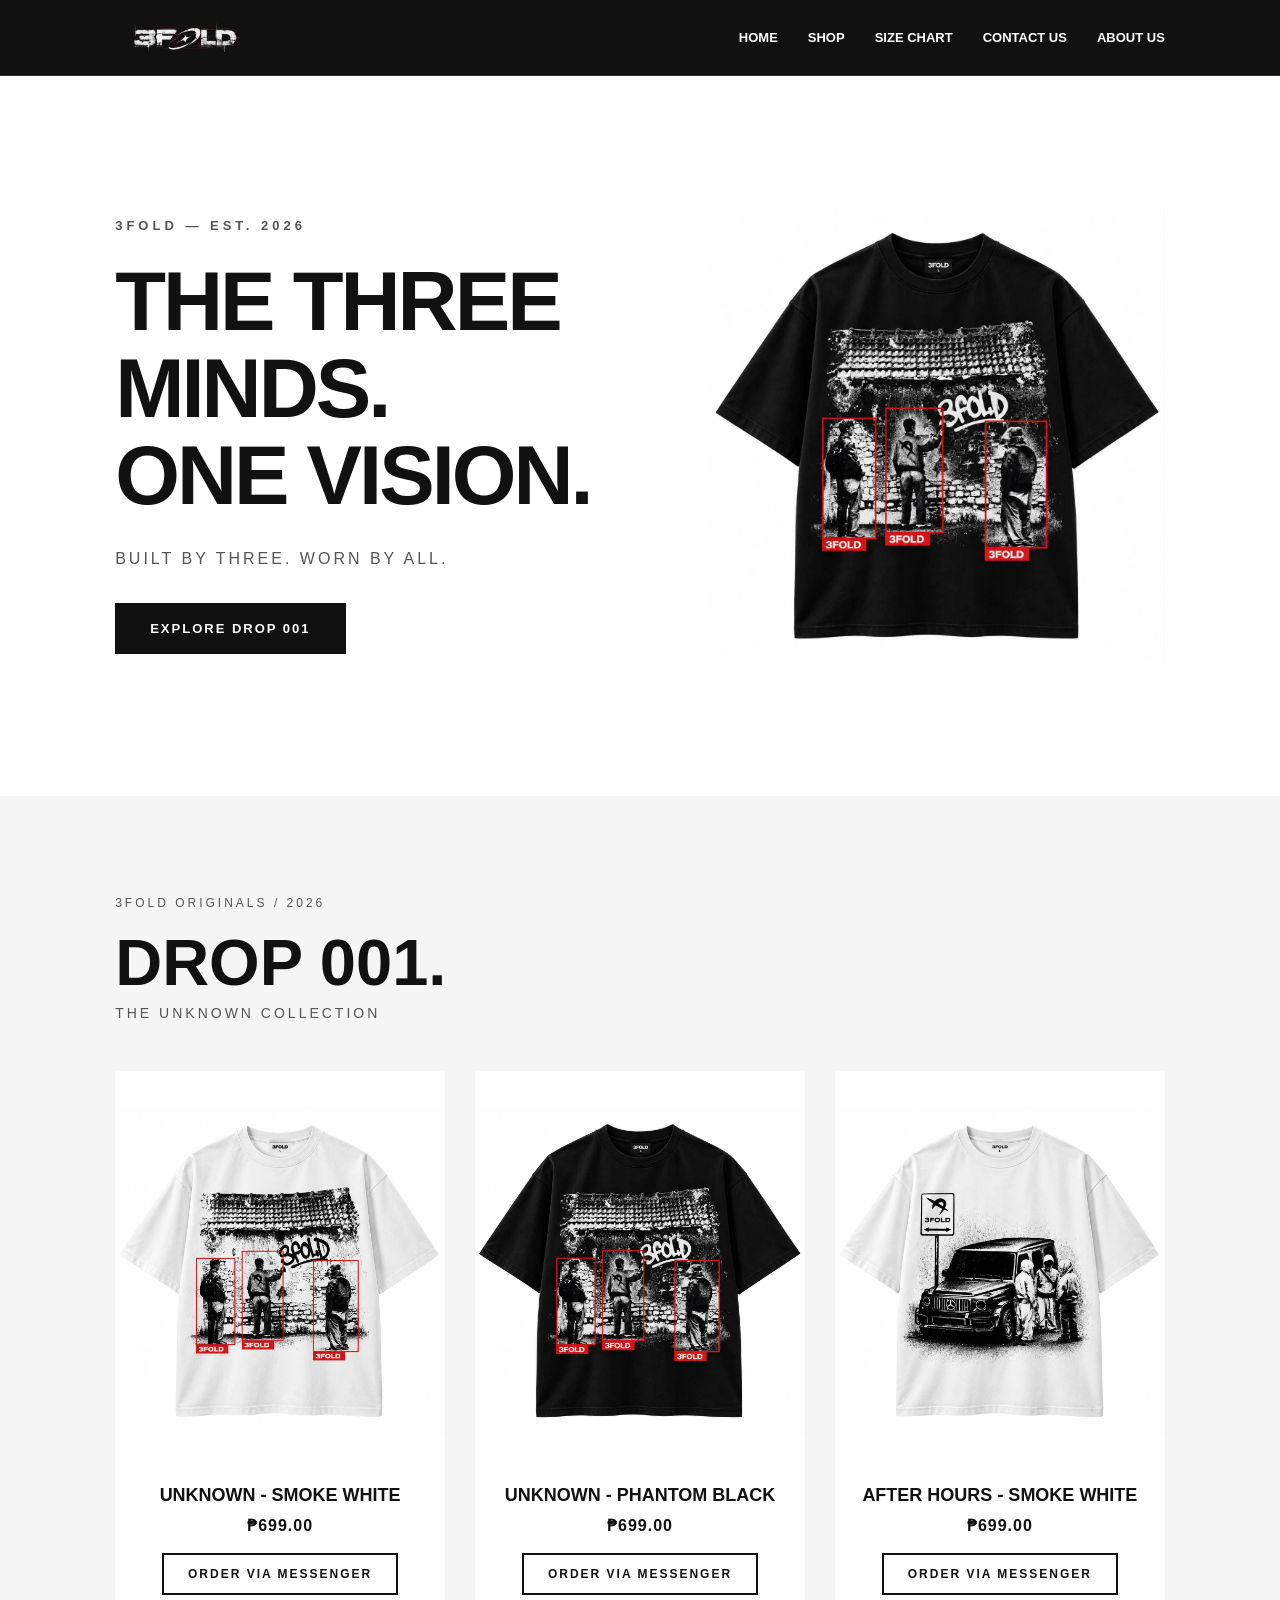
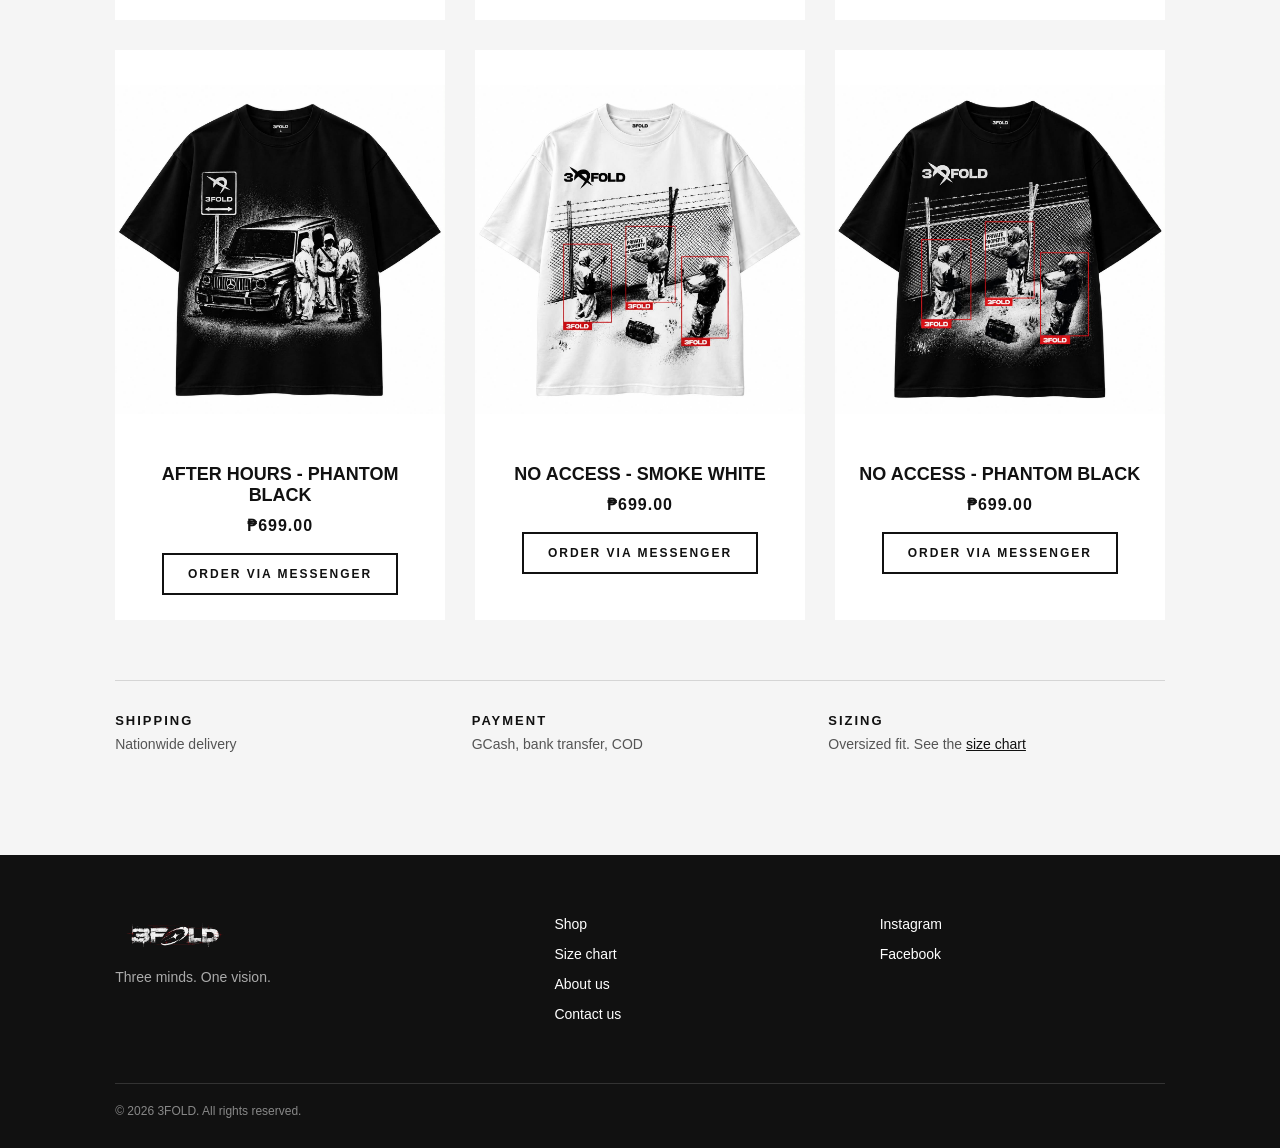
<file: index.html>
<!DOCTYPE html>
<html lang="en">
<head>
    <meta charset="UTF-8">
    <meta name="viewport" content="width=device-width, initial-scale=1.0">
    <title>3FOLD | Three minds. One vision.</title>
    <meta name="description" content="3FOLD Drop 001: The Unknown Collection. Oversized graphic tees built by three, worn by all.">
    <link rel="stylesheet" href="stylesheet.css">
    <link rel="icon" type="image/png" href="favicon.png">
</head>
<body>

    <nav class="navbar">
        <a href="index.html#home" class="logo">
            <img src="3FOLD logo.png" alt="3FOLD logo">
        </a>

        <ul class="nav-links">
            <li><a href="index.html">HOME</a></li>
            <li><a href="index.html#shop">SHOP</a></li>
            <li><a href="size-chart.html">SIZE CHART</a></li>
            <li><a href="contact.html">CONTACT US</a></li>
             <li><a href="about.html">ABOUT US</a></li>
        </ul>
    </nav>

    <main>

        <!-- HERO -->
        <section id="home" class="hero">
            <div class="hero-content">
                <p class="hero-label">3FOLD — EST. 2026</p>

                <h1>
                    THE THREE MINDS.<br>
                    ONE VISION<span>.</span>
                </h1>

                <p class="hero-description">BUILT BY THREE. WORN BY ALL.</p>

                <a href="#shop" class="hero-button">EXPLORE DROP 001</a>
            </div>

            <!-- Swap this for your best photo (model shot, lookbook, etc.) -->
            <div class="hero-image">
                <img src="unknown-black.jpg" alt="3FOLD Unknown tee in Phantom Black">
            </div>
        </section>

        <!-- SHOP -->
        <section id="shop" class="shop-section">

            <p class="shop-label">3FOLD ORIGINALS / 2026</p>
            <h2>DROP 001.</h2>
            <p class="shop-subtitle">THE UNKNOWN COLLECTION</p>

            <div class="product-grid">

                <div class="product-card">
                    <img src="unknown-white.jpg" alt="3FOLD Unknown White T-shirt" loading="lazy">
                    <h3>UNKNOWN - SMOKE WHITE</h3>
                    <p class="price">₱699.00</p>
                    <a class="order-button" href="https://www.facebook.com/p/3Fold-61595950779225/" target="_blank" rel="noopener">ORDER VIA MESSENGER</a>
                </div>

                <div class="product-card">
                    <img src="unknown-black.jpg" alt="3FOLD Unknown Black T-shirt" loading="lazy">
                    <h3>UNKNOWN - PHANTOM BLACK</h3>
                    <p class="price">₱699.00</p>
                    <a class="order-button" href="https://www.facebook.com/p/3Fold-61595950779225/" target="_blank" rel="noopener">ORDER VIA MESSENGER</a>
                </div>

                <div class="product-card">
                    <img src="afterhours-white.jpg" alt="3FOLD After Hours White T-shirt" loading="lazy">
                    <h3>AFTER HOURS - SMOKE WHITE</h3>
                    <p class="price">₱699.00</p>
                    <a class="order-button" href="https://www.facebook.com/p/3Fold-61595950779225/" target="_blank" rel="noopener">ORDER VIA MESSENGER</a>
                </div>

                <div class="product-card">
                    <img src="afterhours-black.jpg" alt="3FOLD After Hours Black T-shirt" loading="lazy">
                    <h3>AFTER HOURS - PHANTOM BLACK</h3>
                    <p class="price">₱699.00</p>
                    <a class="order-button" href="https://www.facebook.com/p/3Fold-61595950779225/" target="_blank" rel="noopener">ORDER VIA MESSENGER</a>
                </div>

                <div class="product-card">
                    <img src="noaccess-white.jpg" alt="3FOLD No Access White T-shirt" loading="lazy">
                    <h3>NO ACCESS - SMOKE WHITE</h3>
                    <p class="price">₱699.00</p>
                    <a class="order-button" href="https://www.facebook.com/p/3Fold-61595950779225/" target="_blank" rel="noopener">ORDER VIA MESSENGER</a>
                </div>

                <div class="product-card">
                    <img src="noaccess-black.jpg" alt="3FOLD No Access Black T-shirt" loading="lazy">
                    <h3>NO ACCESS - PHANTOM BLACK</h3>
                    <p class="price">₱699.00</p>
                    <a class="order-button" href="https://www.facebook.com/p/3Fold-61595950779225/" target="_blank" rel="noopener">ORDER VIA MESSENGER</a>
                </div>

            </div>

            <!-- Edit these to match what your group actually offers -->
            <ul class="info-strip">
                <li><strong>Shipping</strong> Nationwide delivery</li>
                <li><strong>Payment</strong> GCash, bank transfer, COD</li>
                <li><strong>Sizing</strong> Oversized fit. See the <a href="size-chart.html">size chart</a></li>
            </ul>

        </section>

    </main>

    <footer class="footer">
        <div class="footer-brand">
            <img src="3FOLD logo.png" alt="3FOLD logo">
            <p>Three minds. One vision.</p>
        </div>

        <ul class="footer-links">
            <li><a href="index.html#shop">Shop</a></li>
            <li><a href="size-chart.html">Size chart</a></li>
            <li><a href="about.html">About us</a></li>
            <li><a href="contact.html">Contact us</a></li>
        </ul>

        <!-- Replace # with your real page links -->
        <ul class="footer-links">
            <li><a href="https://www.instagram.com/3fold2026" target="_blank" rel="noopener">Instagram</a></li>
            <li><a href="https://www.facebook.com/p/3Fold-61595950779225/" target="_blank" rel="noopener">Facebook</a></li>
        </ul>

        <p class="footer-copy">© 2026 3FOLD. All rights reserved.</p>
    </footer>

</body>
</html>
</file>
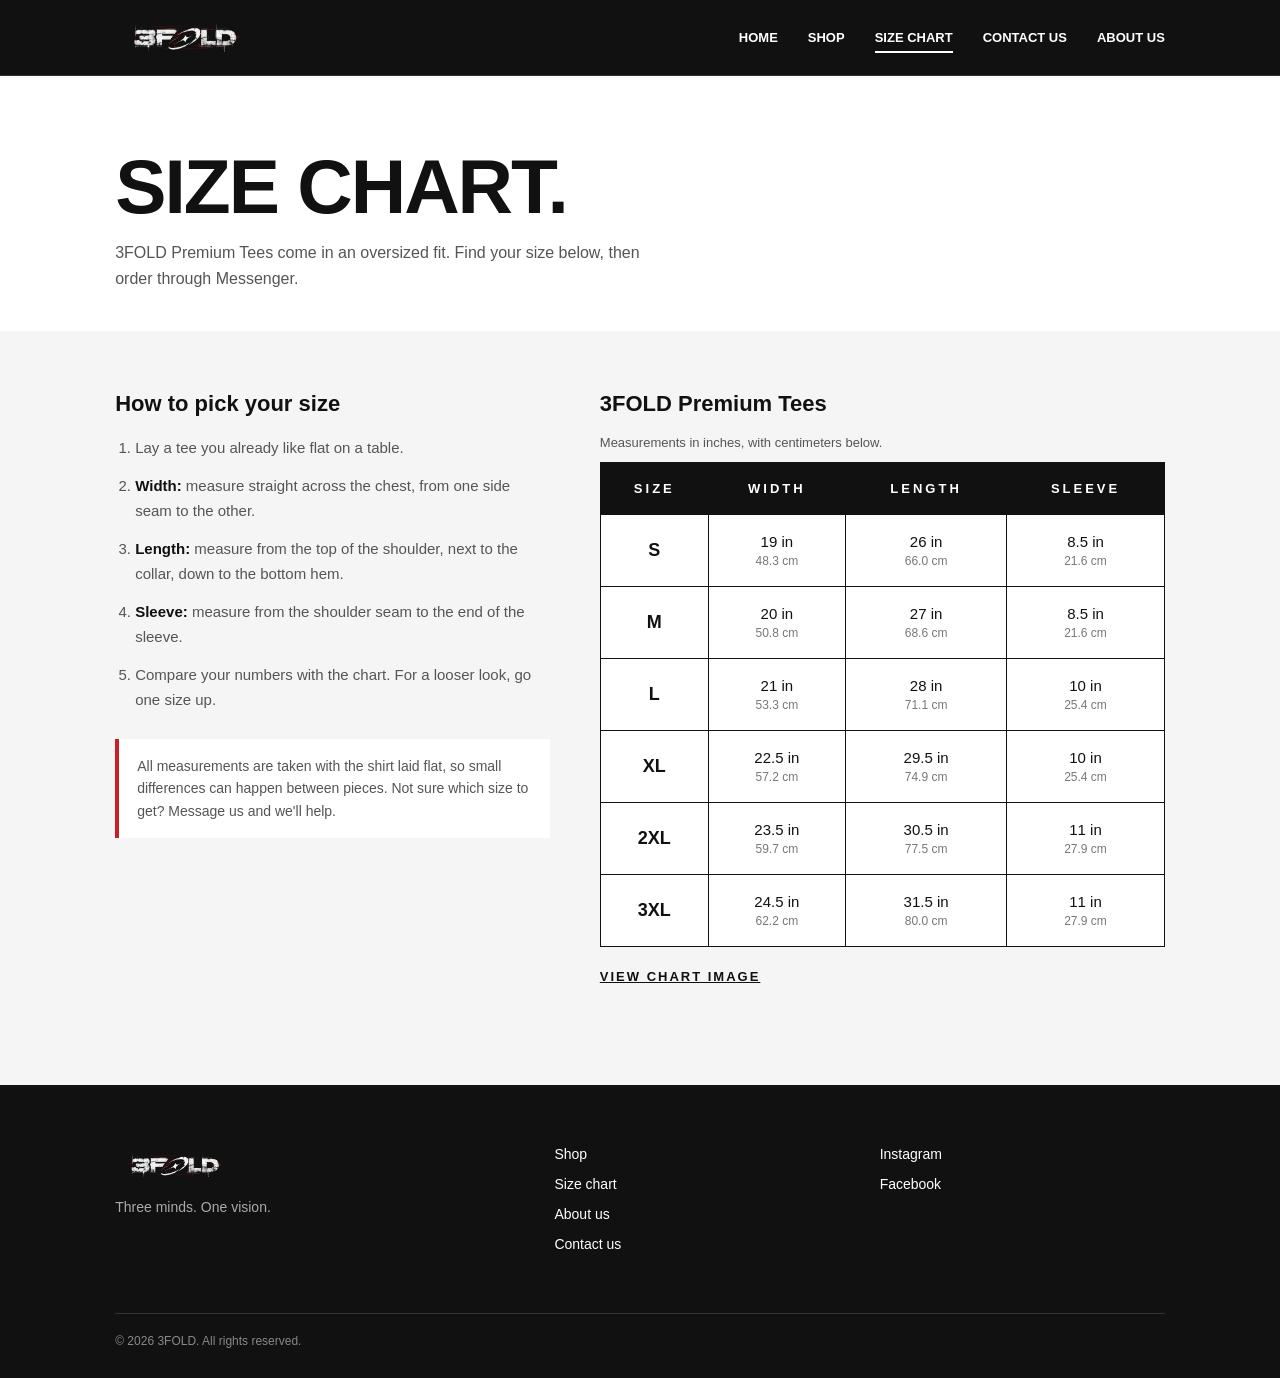
<file: size-chart.html>
<!DOCTYPE html>
<html lang="en">
<head>
    <meta charset="UTF-8">
    <meta name="viewport" content="width=device-width, initial-scale=1.0">
    <title>Size Chart | 3FOLD</title>
    <meta name="description" content="3FOLD Premium Tees size chart. Width, length and sleeve measurements for sizes S to 3XL.">
    <style>
        /* ---------- BASE ---------- */

        :root {
            --ink: #111111;
            --paper: #ffffff;
            --mist: #f5f5f5;
            --muted: #555555;
            --red: #c91d2a;
        }

        * {
            box-sizing: border-box;
        }

        html {
            scroll-behavior: smooth;
            scroll-padding-top: 90px; /* keeps section titles clear of the sticky nav */
        }

        body {
            margin: 0;
            background-color: var(--paper);
            color: var(--ink);
            font-family: Arial, sans-serif;
        }

        a:focus-visible {
            outline: 3px solid var(--red);
            outline-offset: 3px;
        }

        /* ---------- NAVBAR ---------- */

        .navbar {
            position: sticky;
            top: 0;
            z-index: 100;
            display: flex;
            justify-content: space-between;
            align-items: center;
            padding: 14px 9%;
            background-color: var(--ink);
            border-bottom: 1px solid #333333;
        }

        .logo img {
            width: 140px;
            height: auto;
            display: block;
        }

        .nav-links {
            display: flex;
            gap: 30px;
            list-style: none;
            margin: 0;
            padding: 0;
        }

        .nav-links a {
            color: white;
            text-decoration: none;
            font-size: 13px;
            font-weight: bold;
            padding: 6px 0;
            border-bottom: 2px solid transparent;
            transition: color 0.2s, border-color 0.2s;
        }

        .nav-links a:hover {
            color: var(--red);
            border-bottom-color: var(--red);
        }

        /* ---------- HERO ---------- */

        .hero {
            min-height: 80vh;
            display: grid;
            grid-template-columns: 1.1fr 0.9fr;
            align-items: center;
            gap: 40px;
            padding: 60px 9%;
            background-color: var(--paper);
        }

        .hero-label {
            color: var(--muted);
            font-size: 13px;
            font-weight: bold;
            letter-spacing: 4px;
            margin: 0 0 25px;
        }

        .hero h1 {
            color: var(--ink);
            font-size: clamp(44px, 6.5vw, 100px);
            font-weight: 900;
            line-height: 1.05;
            letter-spacing: -3px;
            margin: 0;
        }

        .hero-description {
            color: var(--muted);
            font-size: 16px;
            letter-spacing: 3px;
            margin-top: 30px;
            margin-bottom: 35px;
        }

        .hero-button {
            display: inline-block;
            padding: 18px 35px;
            background-color: var(--ink);
            color: #ffffff;
            font-size: 13px;
            font-weight: bold;
            letter-spacing: 2px;
            text-decoration: none;
            transition: background-color 0.3s;
        }

        .hero-button:hover {
            background-color: var(--red);
        }

        .hero-image img {
            width: 100%;
            max-height: 70vh;
            object-fit: contain;
            display: block;
        }

        /* ---------- SHOP ---------- */

        .shop-section {
            padding: 100px 9%;
            background-color: var(--mist);
        }

        .shop-label {
            font-size: 12px;
            letter-spacing: 3px;
            color: var(--muted);
            margin: 0;
        }

        .shop-section h2 {
            font-size: clamp(44px, 6vw, 65px);
            font-weight: 900;
            margin: 15px 0 5px;
            color: var(--ink);
        }

        .shop-subtitle {
            font-size: 14px;
            letter-spacing: 3px;
            color: var(--muted);
            margin: 0 0 50px;
        }

        .product-grid {
            display: grid;
            grid-template-columns: repeat(auto-fit, minmax(260px, 1fr));
            gap: 30px;
        }

        .product-card {
            background-color: var(--paper);
            padding-bottom: 25px;
            text-align: center;
            transition: transform 0.25s, box-shadow 0.25s;
        }

        .product-card:hover {
            transform: translateY(-4px);
            box-shadow: 0 10px 30px rgba(0, 0, 0, 0.1);
        }

        .product-card img {
            width: 100%;
            height: 400px;
            object-fit: contain;
        }

        .product-card h3 {
            font-size: 18px;
            color: var(--ink);
            margin: 10px 15px 0;
        }

        .product-card .price {
            font-size: 16px;
            font-weight: bold;
            letter-spacing: 1px;
            color: var(--ink);
            margin: 10px 0 18px;
        }

        .order-button {
            display: inline-block;
            padding: 12px 24px;
            border: 2px solid var(--ink);
            color: var(--ink);
            font-size: 12px;
            font-weight: bold;
            letter-spacing: 2px;
            text-decoration: none;
            transition: background-color 0.25s, color 0.25s, border-color 0.25s;
        }

        .order-button:hover {
            background-color: var(--red);
            border-color: var(--red);
            color: #ffffff;
        }

        /* shipping / payment strip */

        .info-strip {
            display: grid;
            grid-template-columns: repeat(auto-fit, minmax(220px, 1fr));
            gap: 20px;
            list-style: none;
            margin: 60px 0 0;
            padding: 30px 0 0;
            border-top: 1px solid #d5d5d5;
        }

        .info-strip li {
            font-size: 14px;
            color: var(--muted);
            line-height: 1.5;
        }

        .info-strip strong {
            display: block;
            color: var(--ink);
            font-size: 13px;
            letter-spacing: 2px;
            text-transform: uppercase;
            margin-bottom: 4px;
        }

        .info-strip a {
            color: var(--ink);
        }

        .info-strip a:hover {
            color: var(--red);
        }

        /* ---------- FOOTER ---------- */

        .footer {
            display: grid;
            grid-template-columns: 1.4fr 1fr 1fr;
            gap: 40px;
            padding: 60px 9% 30px;
            background-color: var(--ink);
            color: #ffffff;
        }

        .footer-brand img {
            width: 120px;
            height: auto;
            display: block;
        }

        .footer-brand p {
            color: #aaaaaa;
            font-size: 14px;
            margin: 14px 0 0;
        }

        .footer-links {
            list-style: none;
            margin: 0;
            padding: 0;
            display: flex;
            flex-direction: column;
            gap: 12px;
        }

        .footer-links a {
            color: #ffffff;
            text-decoration: none;
            font-size: 14px;
            transition: color 0.2s;
        }

        .footer-links a:hover {
            color: var(--red);
        }

        .footer-copy {
            grid-column: 1 / -1;
            margin: 20px 0 0;
            padding-top: 20px;
            border-top: 1px solid #333333;
            font-size: 12px;
            color: #888888;
        }

        /* ---------- MOBILE ---------- */

        @media (max-width: 800px) {
            .navbar {
                flex-direction: column;
                gap: 12px;
                padding: 12px 6%;
            }

            .nav-links {
                gap: 18px;
                flex-wrap: wrap;
                justify-content: center;
            }

            html {
                scroll-padding-top: 120px;
            }

            .hero {
                grid-template-columns: 1fr;
                min-height: auto;
                padding: 50px 6%;
            }

            .hero h1 {
                letter-spacing: -2px;
            }

            .shop-section {
                padding: 70px 6%;
            }

            .product-grid {
                grid-template-columns: repeat(2, 1fr);
                gap: 14px;
            }

            .product-card img {
                height: 240px;
            }

            .product-card h3 {
                font-size: 14px;
            }

            .order-button {
                padding: 10px 14px;
                font-size: 11px;
                letter-spacing: 1px;
            }

            .footer {
                grid-template-columns: 1fr;
                padding: 50px 6% 24px;
            }
        }

        @media (max-width: 420px) {
            .product-grid {
                grid-template-columns: 1fr;
            }

            .product-card img {
                height: 340px;
            }
        }

        /* respect people who turn off motion */
        @media (prefers-reduced-motion: reduce) {
            * {
                transition: none !important;
                scroll-behavior: auto !important;
            }
        }

        /* ---------- SIZE CHART PAGE ---------- */

        .nav-links a[aria-current="page"] {
            border-bottom-color: #ffffff;
        }

        .page-header {
            padding: 70px 9% 40px;
            background-color: var(--paper);
        }

        .page-header h1 {
            font-size: clamp(40px, 6vw, 80px);
            font-weight: 900;
            letter-spacing: -2px;
            line-height: 1.05;
            margin: 0 0 14px;
            color: var(--ink);
        }

        .page-header p {
            max-width: 60ch;
            color: var(--muted);
            font-size: 16px;
            line-height: 1.6;
            margin: 0;
        }

        .size-section {
            padding: 60px 9% 100px;
            background-color: var(--mist);
        }

        .size-layout {
            display: grid;
            grid-template-columns: 1fr 1.3fr;
            gap: 50px;
            align-items: start;
        }

        .size-guide h2,
        .size-table-wrap h2 {
            font-size: 22px;
            font-weight: 900;
            margin: 0 0 18px;
            color: var(--ink);
        }

        .size-guide ol {
            margin: 0;
            padding-left: 20px;
            color: var(--muted);
            font-size: 15px;
            line-height: 1.7;
        }

        .size-guide li {
            margin-bottom: 12px;
        }

        .size-guide strong {
            color: var(--ink);
        }

        .size-note {
            margin-top: 26px;
            padding: 16px 18px;
            background-color: var(--paper);
            border-left: 4px solid var(--red);
            font-size: 14px;
            line-height: 1.6;
            color: var(--muted);
        }

        .table-scroll {
            overflow-x: auto;
        }

        .size-table {
            width: 100%;
            min-width: 460px;
            border-collapse: collapse;
            background-color: var(--paper);
            color: var(--ink);
            text-align: center;
        }

        .size-table caption {
            text-align: left;
            font-size: 13px;
            color: var(--muted);
            padding-bottom: 12px;
        }

        .size-table th,
        .size-table td {
            padding: 18px 10px;
            border: 1px solid var(--ink);
        }

        .size-table thead th {
            background-color: var(--ink);
            color: #ffffff;
            font-size: 13px;
            letter-spacing: 3px;
        }

        .size-table tbody th {
            font-size: 18px;
            font-weight: 900;
        }

        .size-table td {
            font-size: 15px;
        }

        .size-table td span {
            display: block;
            margin-top: 4px;
            font-size: 12px;
            color: #777777;
        }

        .size-table tbody tr:hover {
            background-color: #fbeaec;
        }

        .chart-link {
            display: inline-block;
            margin-top: 22px;
            color: var(--ink);
            font-size: 13px;
            font-weight: bold;
            letter-spacing: 2px;
        }

        .chart-link:hover {
            color: var(--red);
        }

        @media (max-width: 800px) {
            .page-header {
                padding: 50px 6% 30px;
            }

            .size-section {
                padding: 40px 6% 70px;
            }

            .size-layout {
                grid-template-columns: 1fr;
                gap: 40px;
            }
        }
    </style>
    <link rel="icon" type="image/png" href="favicon.png">
</head>
<body>

    <nav class="navbar">
        <a href="index.html#home" class="logo">
            <img src="3FOLD logo.png" alt="3FOLD logo">
        </a>

        <ul class="nav-links">
            <li><a href="index.html">HOME</a></li>
            <li><a href="index.html#shop">SHOP</a></li>
            <li><a href="size-chart.html" aria-current="page">SIZE CHART</a></li>
            <li><a href="contact.html">CONTACT US</a></li>
            <li><a href="about.html">ABOUT US</a></li>
        </ul>
    </nav>

    <main>

        <header class="page-header">
            <h1>SIZE CHART.</h1>
            <p>3FOLD Premium Tees come in an oversized fit. Find your size below, then order through Messenger.</p>
        </header>

        <section class="size-section">
            <div class="size-layout">

                <div class="size-guide">
                    <h2>How to pick your size</h2>
                    <ol>
                        <li>Lay a tee you already like flat on a table.</li>
                        <li><strong>Width:</strong> measure straight across the chest, from one side seam to the other.</li>
                        <li><strong>Length:</strong> measure from the top of the shoulder, next to the collar, down to the bottom hem.</li>
                        <li><strong>Sleeve:</strong> measure from the shoulder seam to the end of the sleeve.</li>
                        <li>Compare your numbers with the chart. For a looser look, go one size up.</li>
                    </ol>

                    <p class="size-note">
                        All measurements are taken with the shirt laid flat, so small differences can happen between pieces.
                        Not sure which size to get? Message us and we'll help.
                    </p>
                </div>

                <div class="size-table-wrap">
                    <h2>3FOLD Premium Tees</h2>

                    <div class="table-scroll">
                        <table class="size-table">
                            <caption>Measurements in inches, with centimeters below.</caption>
                            <thead>
                                <tr>
                                    <th scope="col">SIZE</th>
                                    <th scope="col">WIDTH</th>
                                    <th scope="col">LENGTH</th>
                                    <th scope="col">SLEEVE</th>
                                </tr>
                            </thead>
                            <tbody>
                                <tr>
                                    <th scope="row">S</th>
                                    <td>19 in<span>48.3 cm</span></td>
                                    <td>26 in<span>66.0 cm</span></td>
                                    <td>8.5 in<span>21.6 cm</span></td>
                                </tr>
                                <tr>
                                    <th scope="row">M</th>
                                    <td>20 in<span>50.8 cm</span></td>
                                    <td>27 in<span>68.6 cm</span></td>
                                    <td>8.5 in<span>21.6 cm</span></td>
                                </tr>
                                <tr>
                                    <th scope="row">L</th>
                                    <td>21 in<span>53.3 cm</span></td>
                                    <td>28 in<span>71.1 cm</span></td>
                                    <td>10 in<span>25.4 cm</span></td>
                                </tr>
                                <tr>
                                    <th scope="row">XL</th>
                                    <td>22.5 in<span>57.2 cm</span></td>
                                    <td>29.5 in<span>74.9 cm</span></td>
                                    <td>10 in<span>25.4 cm</span></td>
                                </tr>
                                <tr>
                                    <th scope="row">2XL</th>
                                    <td>23.5 in<span>59.7 cm</span></td>
                                    <td>30.5 in<span>77.5 cm</span></td>
                                    <td>11 in<span>27.9 cm</span></td>
                                </tr>
                                <tr>
                                    <th scope="row">3XL</th>
                                    <td>24.5 in<span>62.2 cm</span></td>
                                    <td>31.5 in<span>80.0 cm</span></td>
                                    <td>11 in<span>27.9 cm</span></td>
                                </tr>
                            </tbody>
                        </table>
                    </div>

                    <!-- Opens your original chart image, handy for saving or sharing -->
                    <a class="chart-link" href="size-chart.jpg" target="_blank" rel="noopener">VIEW CHART IMAGE</a>
                </div>

            </div>
        </section>

    </main>

    <footer class="footer">
        <div class="footer-brand">
            <img src="3FOLD logo.png" alt="3FOLD logo">
            <p>Three minds. One vision.</p>
        </div>

        <ul class="footer-links">
            <li><a href="index.html#shop">Shop</a></li>
            <li><a href="size-chart.html">Size chart</a></li>
            <li><a href="about.html">About us</a></li>
            <li><a href="contact.html">Contact us</a></li>
        </ul>

        <!-- Replace # with your real page links -->
        <ul class="footer-links">
            <li><a href="#" target="_blank" rel="noopener">Instagram</a></li>
            <li><a href="#" target="_blank" rel="noopener">Facebook</a></li>
        </ul>

        <p class="footer-copy">© 2026 3FOLD. All rights reserved.</p>
    </footer>

</body>
</html>
</file>
<file: stylesheet.css>
/* ---------- BASE ---------- */

:root {
    --ink: #111111;
    --paper: #ffffff;
    --mist: #f5f5f5;
    --muted: #555555;
    --red: #c91d2a;
}

* {
    box-sizing: border-box;
}

html {
    scroll-behavior: smooth;
    scroll-padding-top: 90px; /* keeps section titles clear of the sticky nav */
}

body {
    margin: 0;
    background-color: var(--paper);
    color: var(--ink);
    font-family: Arial, sans-serif;
}

a:focus-visible {
    outline: 3px solid var(--red);
    outline-offset: 3px;
}

/* ---------- NAVBAR ---------- */

.navbar {
    position: sticky;
    top: 0;
    z-index: 100;
    display: flex;
    justify-content: space-between;
    align-items: center;
    padding: 14px 9%;
    background-color: var(--ink);
    border-bottom: 1px solid #333333;
}

.logo img {
    width: 140px;
    height: auto;
    display: block;
}

.nav-links {
    display: flex;
    gap: 30px;
    list-style: none;
    margin: 0;
    padding: 0;
}

.nav-links a {
    color: white;
    text-decoration: none;
    font-size: 13px;
    font-weight: bold;
    padding: 6px 0;
    border-bottom: 2px solid transparent;
    transition: color 0.2s, border-color 0.2s;
}

.nav-links a:hover {
    color: var(--red);
    border-bottom-color: var(--red);
}

/* ---------- HERO ---------- */

.hero {
    min-height: 80vh;
    display: grid;
    grid-template-columns: 1.1fr 0.9fr;
    align-items: center;
    gap: 40px;
    padding: 60px 9%;
    background-color: var(--paper);
}

.hero-label {
    color: var(--muted);
    font-size: 13px;
    font-weight: bold;
    letter-spacing: 4px;
    margin: 0 0 25px;
}

.hero h1 {
    color: var(--ink);
    font-size: clamp(44px, 6.5vw, 100px);
    font-weight: 900;
    line-height: 1.05;
    letter-spacing: -3px;
    margin: 0;
}

.hero-description {
    color: var(--muted);
    font-size: 16px;
    letter-spacing: 3px;
    margin-top: 30px;
    margin-bottom: 35px;
}

.hero-button {
    display: inline-block;
    padding: 18px 35px;
    background-color: var(--ink);
    color: #ffffff;
    font-size: 13px;
    font-weight: bold;
    letter-spacing: 2px;
    text-decoration: none;
    transition: background-color 0.3s;
}

.hero-button:hover {
    background-color: var(--red);
}

.hero-image img {
    width: 100%;
    max-height: 70vh;
    object-fit: contain;
    display: block;
}

/* ---------- SHOP ---------- */

.shop-section {
    padding: 100px 9%;
    background-color: var(--mist);
}

.shop-label {
    font-size: 12px;
    letter-spacing: 3px;
    color: var(--muted);
    margin: 0;
}

.shop-section h2 {
    font-size: clamp(44px, 6vw, 65px);
    font-weight: 900;
    margin: 15px 0 5px;
    color: var(--ink);
}

.shop-subtitle {
    font-size: 14px;
    letter-spacing: 3px;
    color: var(--muted);
    margin: 0 0 50px;
}

.product-grid {
    display: grid;
    grid-template-columns: repeat(auto-fit, minmax(260px, 1fr));
    gap: 30px;
}

.product-card {
    background-color: var(--paper);
    padding-bottom: 25px;
    text-align: center;
    transition: transform 0.25s, box-shadow 0.25s;
}

.product-card:hover {
    transform: translateY(-4px);
    box-shadow: 0 10px 30px rgba(0, 0, 0, 0.1);
}

.product-card img {
    width: 100%;
    height: 400px;
    object-fit: contain;
}

.product-card h3 {
    font-size: 18px;
    color: var(--ink);
    margin: 10px 15px 0;
}

.product-card .price {
    font-size: 16px;
    font-weight: bold;
    letter-spacing: 1px;
    color: var(--ink);
    margin: 10px 0 18px;
}

.order-button {
    display: inline-block;
    padding: 12px 24px;
    border: 2px solid var(--ink);
    color: var(--ink);
    font-size: 12px;
    font-weight: bold;
    letter-spacing: 2px;
    text-decoration: none;
    transition: background-color 0.25s, color 0.25s, border-color 0.25s;
}

.order-button:hover {
    background-color: var(--red);
    border-color: var(--red);
    color: #ffffff;
}

/* shipping / payment strip */

.info-strip {
    display: grid;
    grid-template-columns: repeat(auto-fit, minmax(220px, 1fr));
    gap: 20px;
    list-style: none;
    margin: 60px 0 0;
    padding: 30px 0 0;
    border-top: 1px solid #d5d5d5;
}

.info-strip li {
    font-size: 14px;
    color: var(--muted);
    line-height: 1.5;
}

.info-strip strong {
    display: block;
    color: var(--ink);
    font-size: 13px;
    letter-spacing: 2px;
    text-transform: uppercase;
    margin-bottom: 4px;
}

.info-strip a {
    color: var(--ink);
}

.info-strip a:hover {
    color: var(--red);
}

/* ---------- FOOTER ---------- */

.footer {
    display: grid;
    grid-template-columns: 1.4fr 1fr 1fr;
    gap: 40px;
    padding: 60px 9% 30px;
    background-color: var(--ink);
    color: #ffffff;
}

.footer-brand img {
    width: 120px;
    height: auto;
    display: block;
}

.footer-brand p {
    color: #aaaaaa;
    font-size: 14px;
    margin: 14px 0 0;
}

.footer-links {
    list-style: none;
    margin: 0;
    padding: 0;
    display: flex;
    flex-direction: column;
    gap: 12px;
}

.footer-links a {
    color: #ffffff;
    text-decoration: none;
    font-size: 14px;
    transition: color 0.2s;
}

.footer-links a:hover {
    color: var(--red);
}

.footer-copy {
    grid-column: 1 / -1;
    margin: 20px 0 0;
    padding-top: 20px;
    border-top: 1px solid #333333;
    font-size: 12px;
    color: #888888;
}

/* ---------- MOBILE ---------- */

@media (max-width: 800px) {
    .navbar {
        flex-direction: column;
        gap: 12px;
        padding: 12px 6%;
    }

    .nav-links {
        gap: 18px;
        flex-wrap: wrap;
        justify-content: center;
    }

    html {
        scroll-padding-top: 120px;
    }

    .hero {
        grid-template-columns: 1fr;
        min-height: auto;
        padding: 50px 6%;
    }

    .hero h1 {
        letter-spacing: -2px;
    }

    .shop-section {
        padding: 70px 6%;
    }

    .product-grid {
        grid-template-columns: repeat(2, 1fr);
        gap: 14px;
    }

    .product-card img {
        height: 240px;
    }

    .product-card h3 {
        font-size: 14px;
    }

    .order-button {
        padding: 10px 14px;
        font-size: 11px;
        letter-spacing: 1px;
    }

    .footer {
        grid-template-columns: 1fr;
        padding: 50px 6% 24px;
    }
}

@media (max-width: 420px) {
    .product-grid {
        grid-template-columns: 1fr;
    }

    .product-card img {
        height: 340px;
    }
}

/* respect people who turn off motion */
@media (prefers-reduced-motion: reduce) {
    * {
        transition: none !important;
        scroll-behavior: auto !important;
    }
}
</file>
